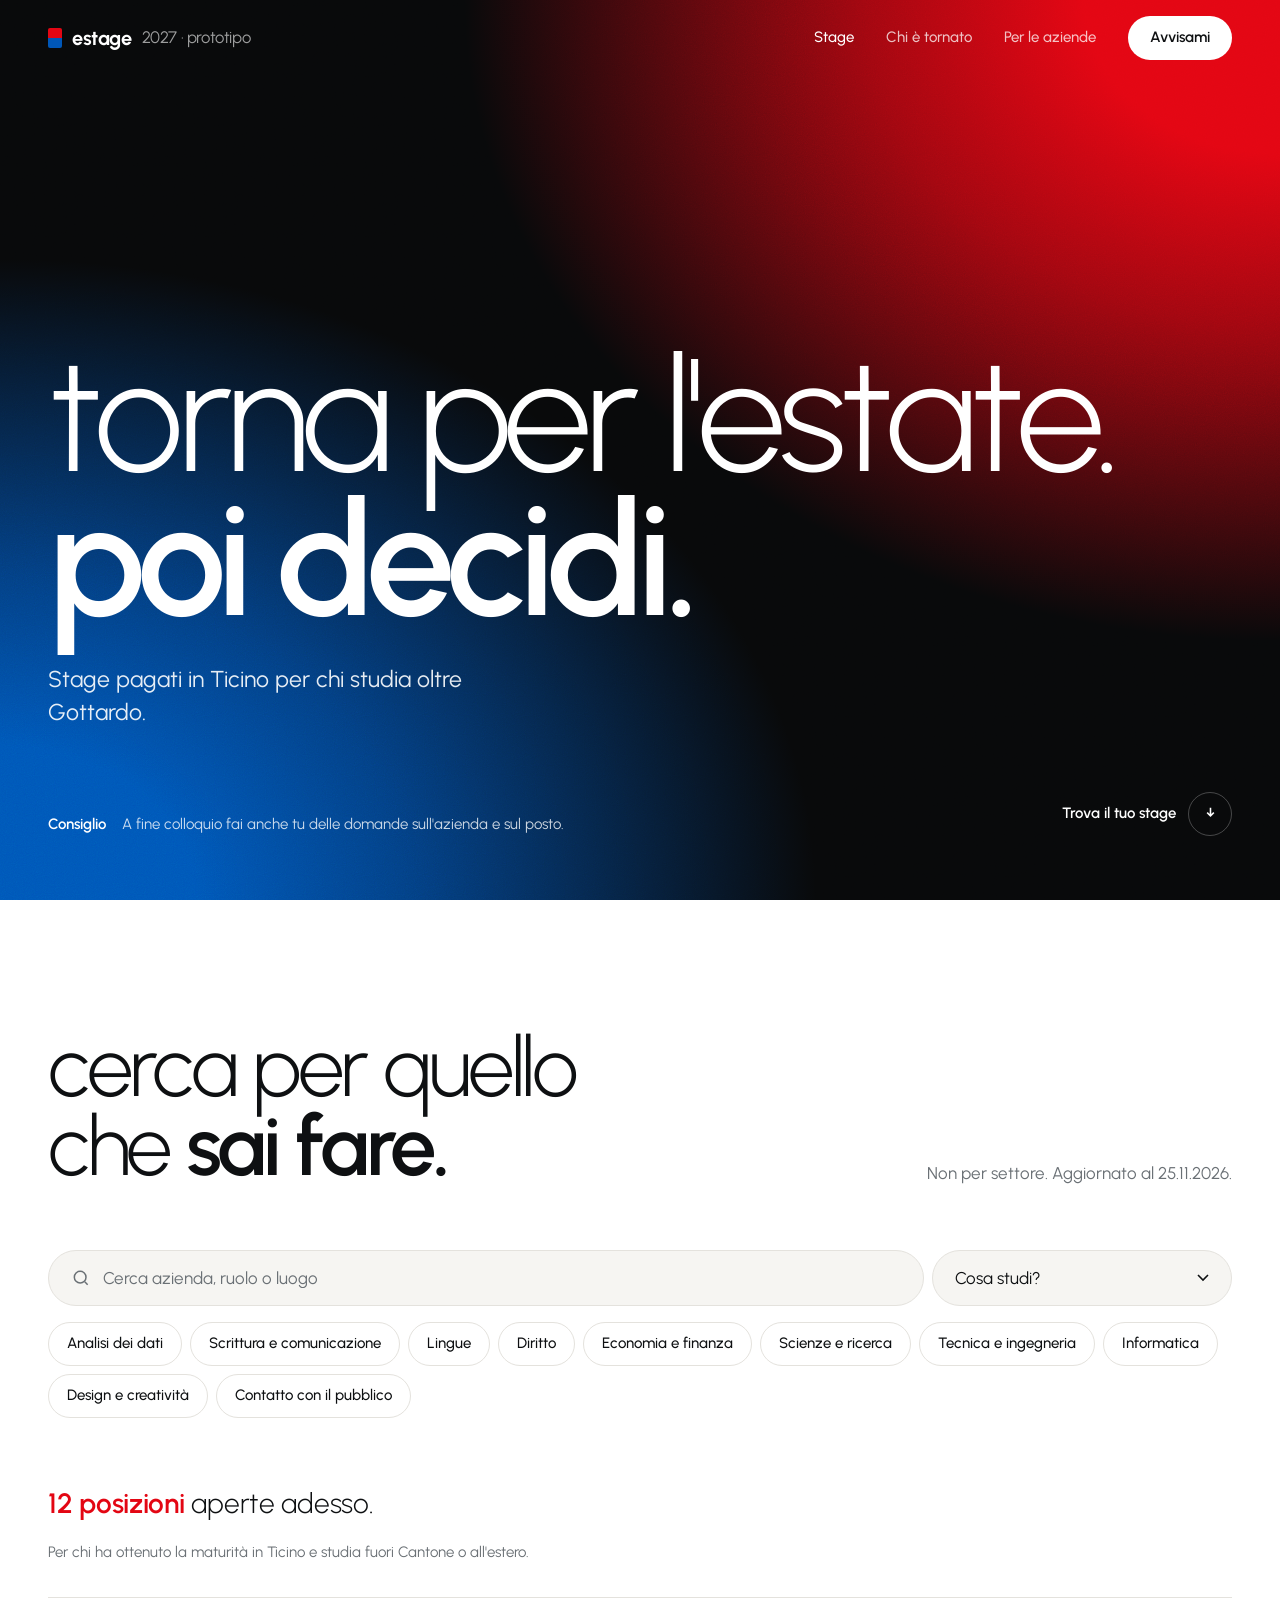
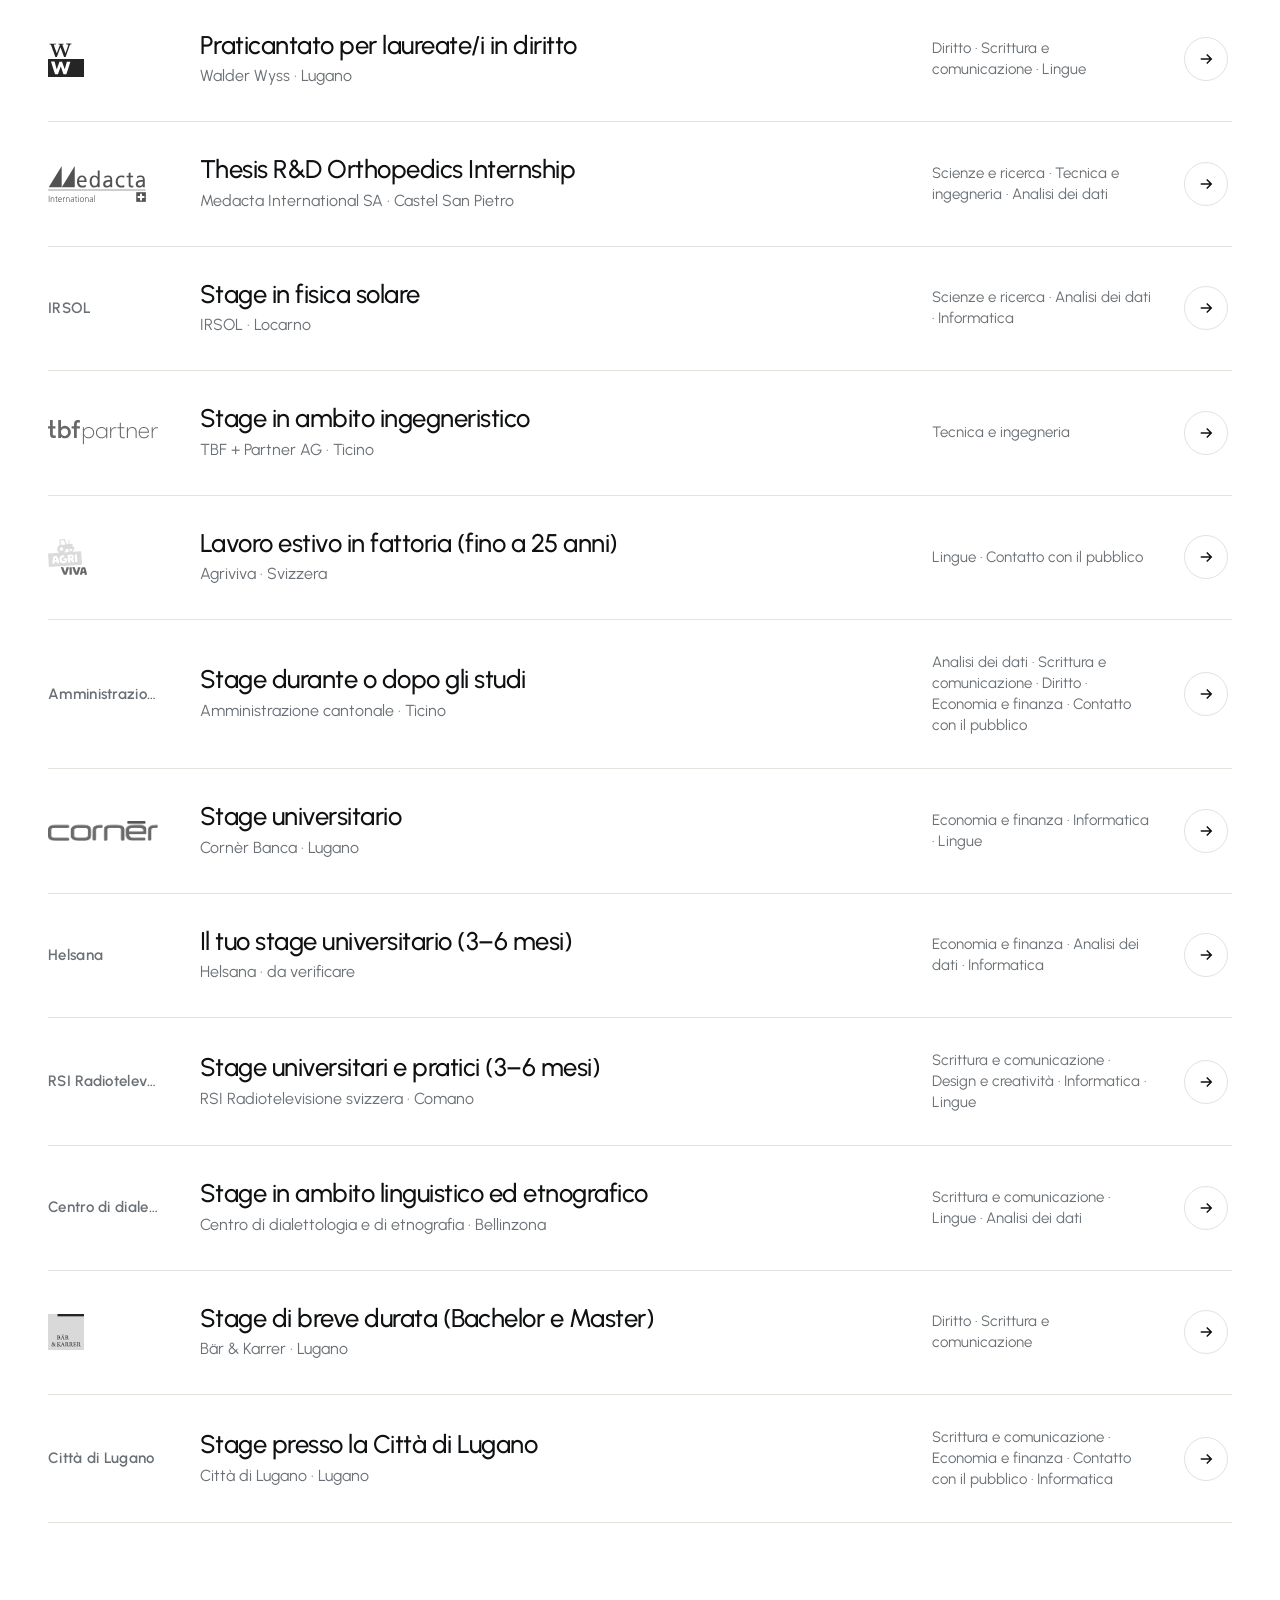
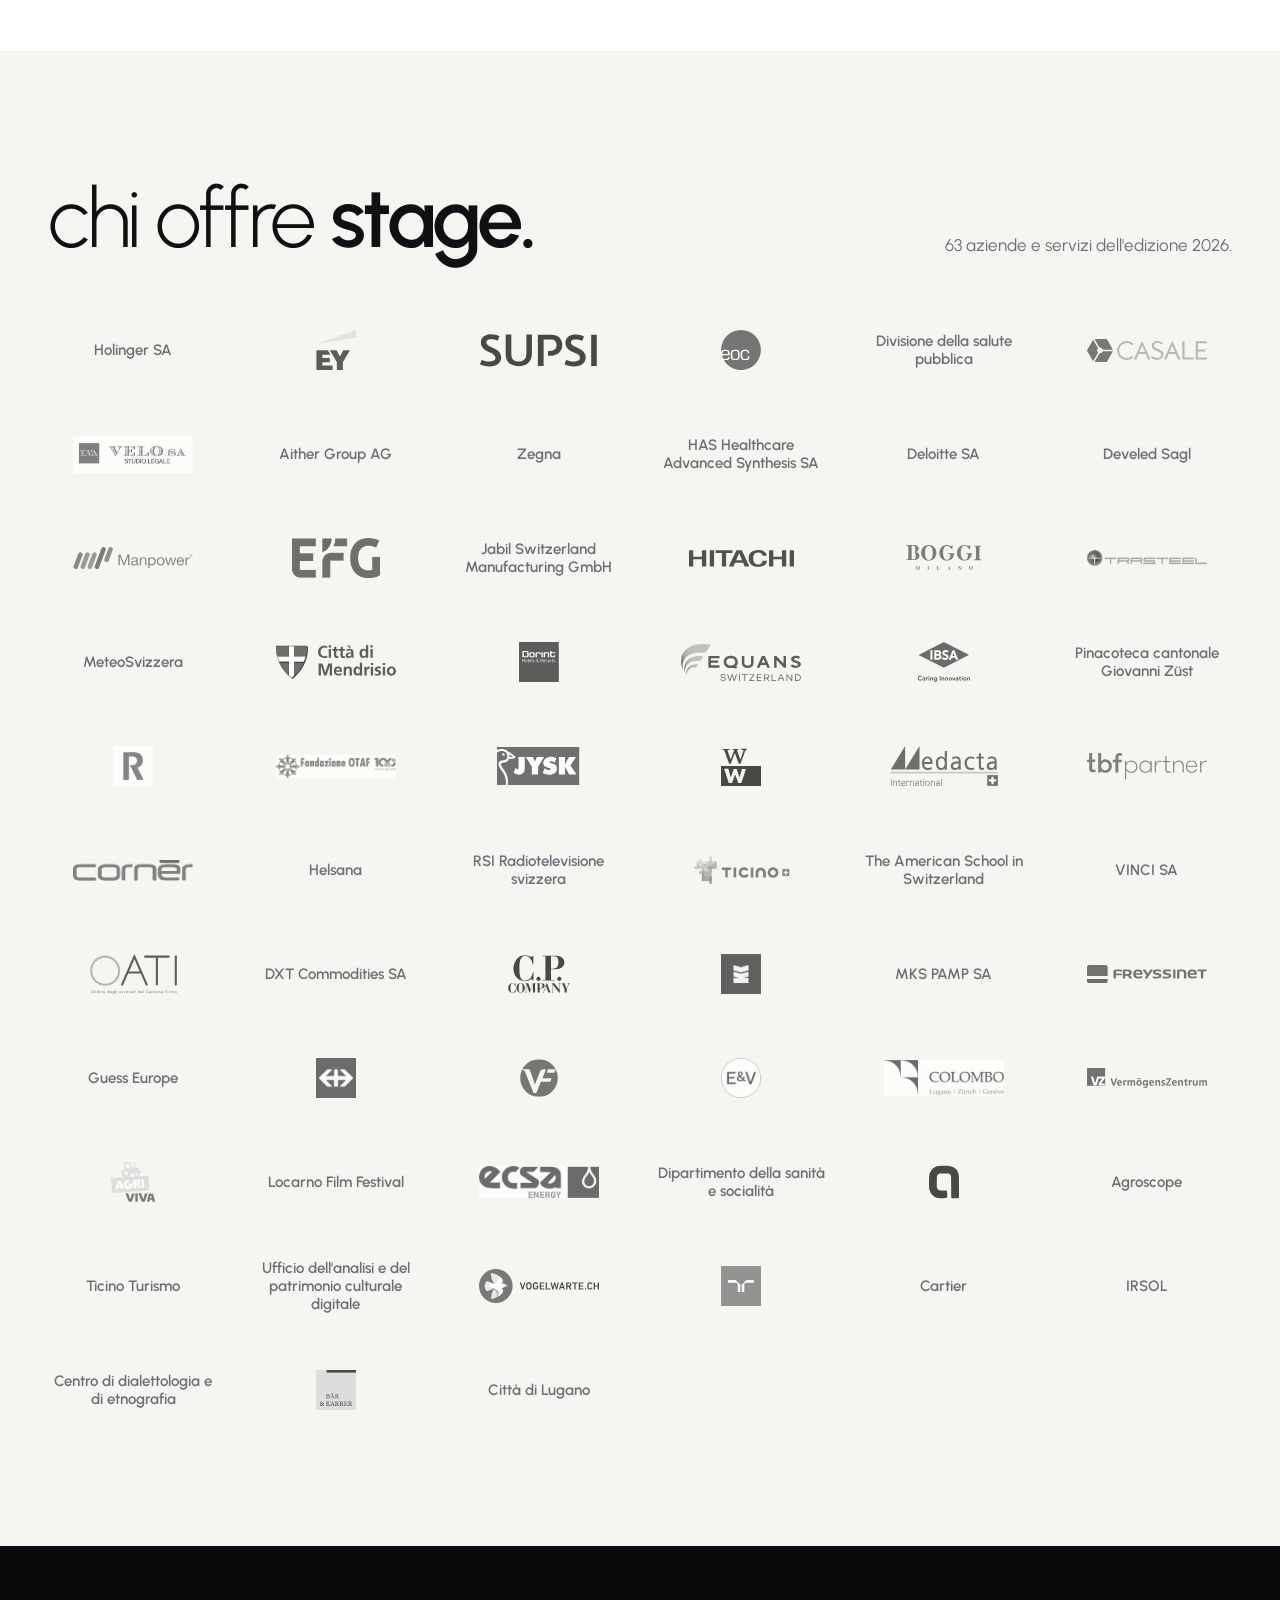
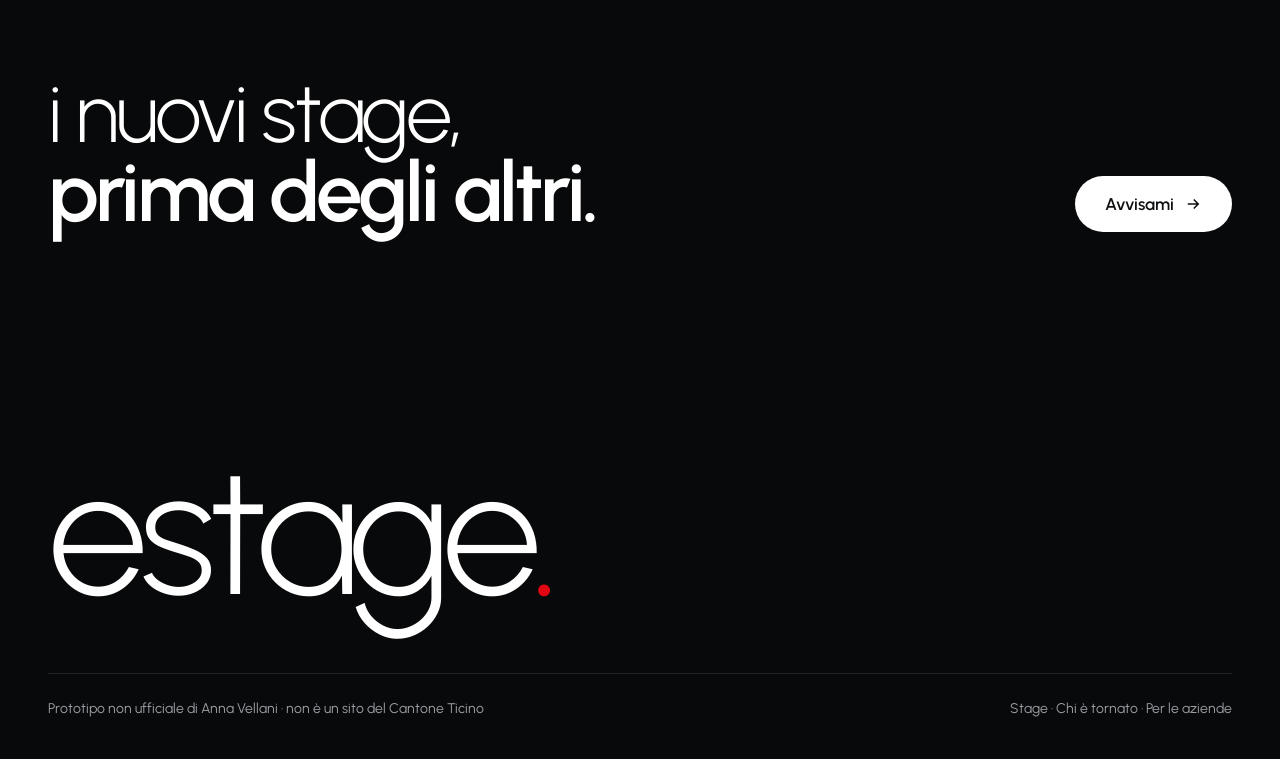
<file: index.html>
<!doctype html>
<html lang="it">
<head>
  <meta charset="utf-8">
  <meta name="viewport" content="width=device-width, initial-scale=1, viewport-fit=cover">
  <meta name="theme-color" content="#08090A">
  <title>eStage 2027</title>
  <meta name="description" content="Stage pagati in Ticino per chi studia oltre Gottardo. Prototipo non ufficiale.">
  <link rel="preconnect" href="https://fonts.googleapis.com">
  <link rel="preconnect" href="https://fonts.gstatic.com" crossorigin>
  <link href="https://fonts.googleapis.com/css2?family=Urbanist:wght@300;400;500;600;700&display=swap" rel="stylesheet">
  <link rel="stylesheet" href="assets/style.css">
</head>
<body>
  <header class="testata">
    <div class="largo">
      <a class="marchio" href="index.html"><span class="bandiera"><i></i><i></i></span>estage <small>2027 · prototipo</small></a>
      <nav class="menu">
        <a href="index.html" aria-current="page">Stage</a>
        <a href="storie.html">Chi è tornato</a>
        <a href="aziende.html">Per le aziende</a>
        <a class="pulsante" href="https://forms.gle/sUXKSB8c5u3QgaUA6" target="_blank" rel="noopener">Avvisami</a>
      </nav>
      <button class="apri-menu" type="button" aria-label="Apri il menu" aria-expanded="false"><span></span></button>
    </div>
  </header>
  <div class="tendina" id="tendina" role="dialog" aria-label="Menu">
    <div class="testa"><span class="marchio"><span class="bandiera"><i></i><i></i></span>estage <small>2027 · prototipo</small></span><button class="chiudi" type="button" aria-label="Chiudi il menu">×</button></div>
    <nav>
      <a href="index.html" aria-current="page">Stage</a>
      <a href="storie.html">Chi è tornato</a>
      <a href="aziende.html">Per le aziende</a>
    </nav>
    <a class="pulsante" href="https://forms.gle/sUXKSB8c5u3QgaUA6" target="_blank" rel="noopener">Avvisami quando escono gli stage</a>
  </div>

  <section class="hero">
    <div class="luce r"></div><div class="luce b"></div><div class="grana"></div>
    <div class="largo">
      <h1 class="gigante">torna per l'estate.<br><strong>poi decidi.</strong></h1>
      <p class="lead">Stage pagati in Ticino per chi studia oltre Gottardo.</p>
      <div class="sotto-hero">
        <div class="consiglio" aria-live="polite"><b>Consiglio</b><p></p></div>
        <a class="giu" href="#stage">Trova il tuo stage <span>↓</span></a>
      </div>
    </div>
  </section>

  <section class="sezione" id="stage">
    <div class="largo">
      <div class="capo">
        <h2 class="titolo">cerca per quello<br>che <strong>sai fare.</strong></h2>
        <p>Non per settore. Aggiornato al <span data-aggiornato></span>.</p>
      </div>

      <div class="ricerca">
        <label class="campo">
          <svg viewBox="0 0 24 24" fill="none" stroke="currentColor" stroke-width="1.8" aria-hidden="true"><circle cx="11" cy="11" r="7"/><path d="m20 20-3.5-3.5"/></svg>
          <input id="cerca" type="search" placeholder="Cerca azienda, ruolo o luogo" aria-label="Cerca" autocomplete="off">
        </label>
        <select id="studi" class="menu-studi" aria-label="Cosa studi"><option value="">Cosa studi?</option></select>
      </div>
      <div class="chips" id="chips" aria-label="Cosa sai fare"></div>

      <p class="esito" id="esito"></p>
      <p class="requisito">Per chi ha ottenuto la maturità in Ticino e studia fuori Cantone o all'estero.</p>
      <div class="elenco" id="posizioni"></div>
    </div>
  </section>

  <section class="sezione carta">
    <div class="largo">
      <div class="capo">
        <h2 class="titolo">chi offre <strong>stage.</strong></h2>
        <p id="conta-partner"></p>
      </div>
      <div class="partner" id="partner"></div>
    </div>
  </section>

  <section class="sezione scura">
    <div class="largo chiusura">
      <h2 class="titolo">i nuovi stage,<br><strong>prima degli altri.</strong></h2>
      <a class="pulsante" href="https://forms.gle/sUXKSB8c5u3QgaUA6" target="_blank" rel="noopener">Avvisami <svg width="18" height="18" viewBox="0 0 24 24" fill="none" stroke="currentColor" stroke-width="2" aria-hidden="true"><path d="M5 12h14M13 6l6 6-6 6"/></svg></a>
    </div>
  </section>

  <div class="conferma" id="conferma" role="dialog" aria-modal="true" aria-labelledby="conferma-titolo">
    <div class="box">
      <h3 id="conferma-titolo">Prima di candidarti</h3>
      <label><input type="checkbox" id="conferma-check"> Ho ottenuto la maturità in Ticino e studio fuori Cantone o all'estero.</label>
      <div class="azioni">
        <a class="vai-annuncio" id="conferma-vai" href="#" target="_blank" rel="noopener" aria-disabled="true">Vai all'annuncio →</a>
        <button class="annulla" type="button" id="conferma-annulla">Annulla</button>
      </div>
    </div>
  </div>

  <footer class="piede">
    <div class="largo">
      <div class="grande">estage<span>.</span></div>
      <div class="righe">
        <span>Prototipo non ufficiale di Anna Vellani · non è un sito del Cantone Ticino</span>
        <span><a href="index.html" aria-current="page">Stage</a> · <a href="storie.html">Chi è tornato</a> · <a href="aziende.html">Per le aziende</a></span>
      </div>
    </div>
  </footer>

  <script src="assets/dati.js"></script>
  <script src="assets/app.js"></script>
</body>
</html>
</file>
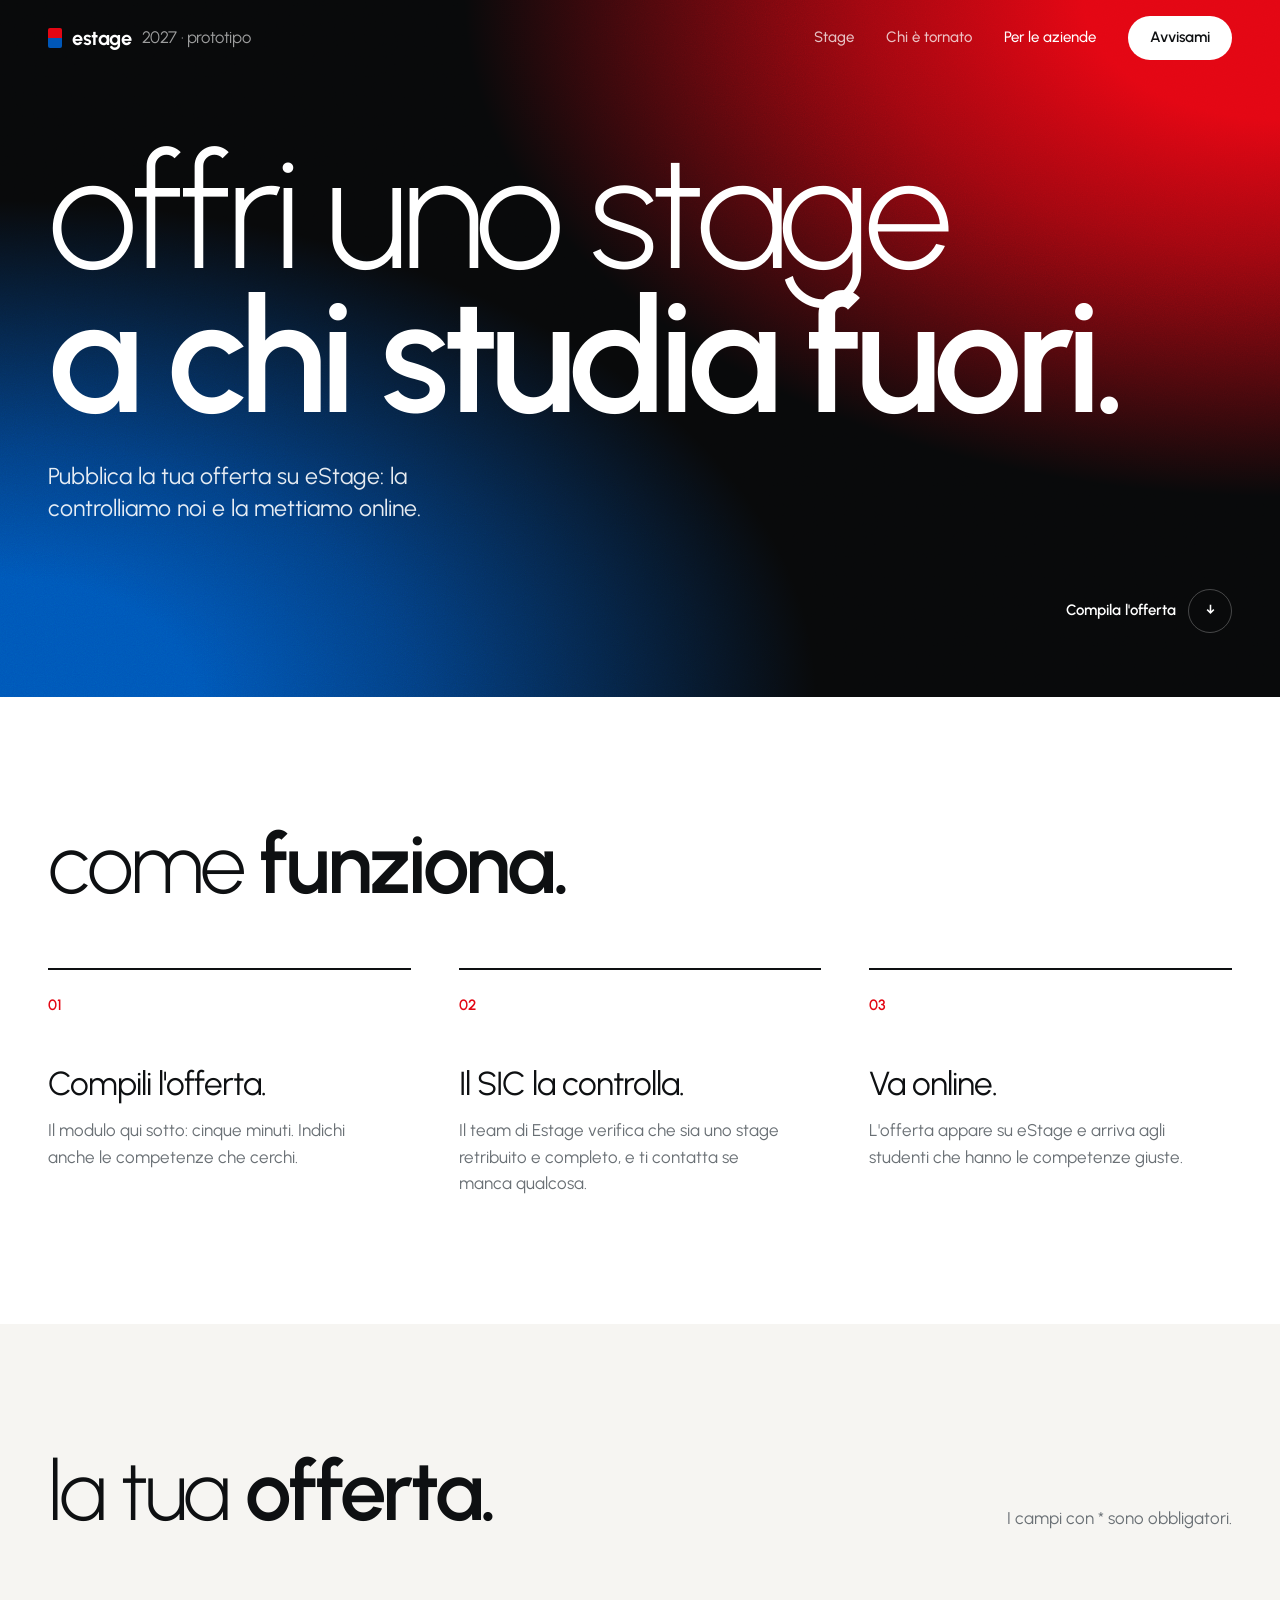
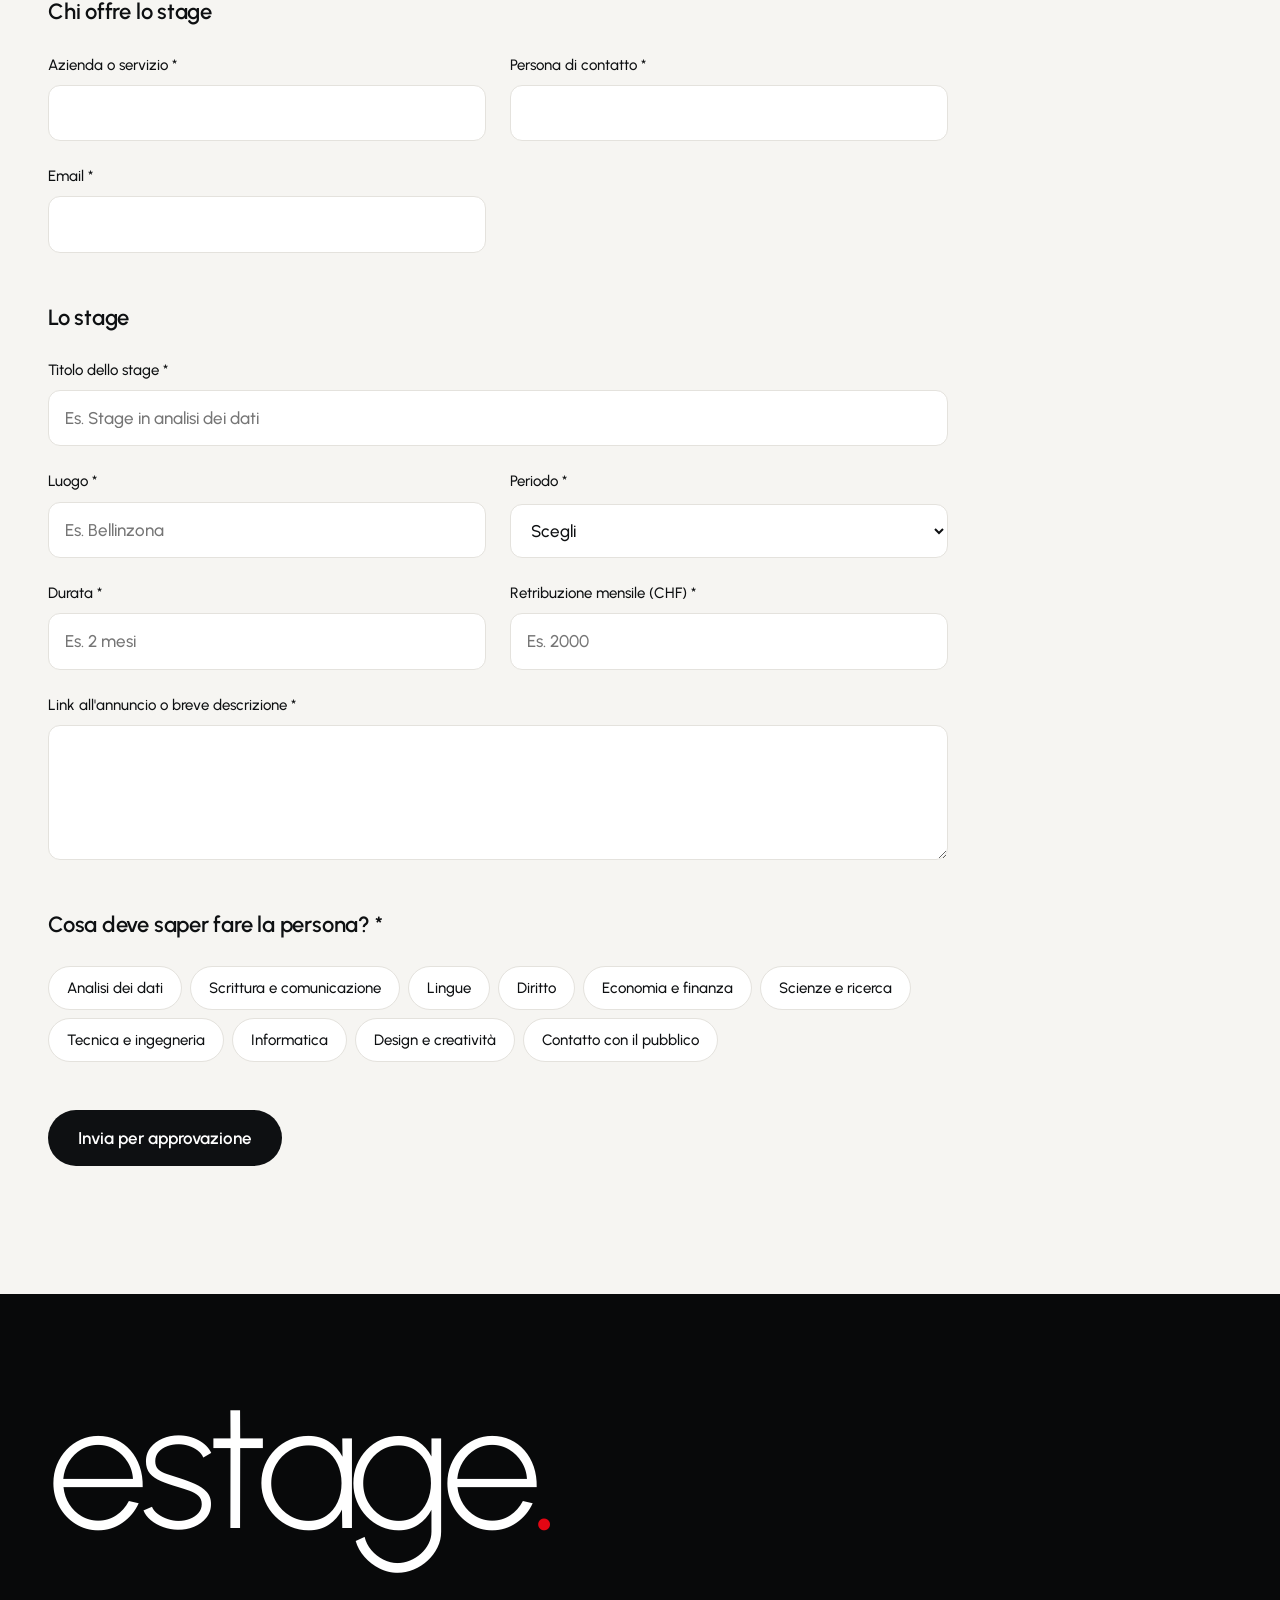
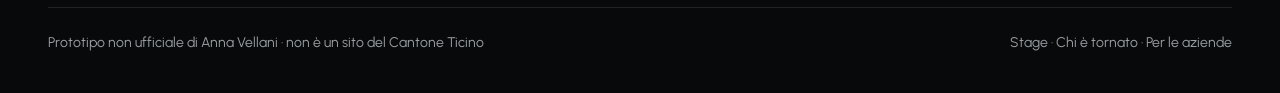
<file: aziende.html>
<!doctype html>
<html lang="it">
<head>
  <meta charset="utf-8">
  <meta name="viewport" content="width=device-width, initial-scale=1, viewport-fit=cover">
  <meta name="theme-color" content="#08090A">
  <title>Per le aziende · eStage 2027</title>
  <meta name="description" content="Offri uno stage a chi studia oltre Gottardo.">
  <link rel="preconnect" href="https://fonts.googleapis.com">
  <link rel="preconnect" href="https://fonts.gstatic.com" crossorigin>
  <link href="https://fonts.googleapis.com/css2?family=Urbanist:wght@300;400;500;600;700&display=swap" rel="stylesheet">
  <link rel="stylesheet" href="assets/style.css">
</head>
<body>
  <header class="testata">
    <div class="largo">
      <a class="marchio" href="index.html"><span class="bandiera"><i></i><i></i></span>estage <small>2027 · prototipo</small></a>
      <nav class="menu">
        <a href="index.html">Stage</a>
        <a href="storie.html">Chi è tornato</a>
        <a href="aziende.html" aria-current="page">Per le aziende</a>
        <a class="pulsante" href="https://forms.gle/sUXKSB8c5u3QgaUA6" target="_blank" rel="noopener">Avvisami</a>
      </nav>
      <button class="apri-menu" type="button" aria-label="Apri il menu" aria-expanded="false"><span></span></button>
    </div>
  </header>
  <div class="tendina" id="tendina" role="dialog" aria-label="Menu">
    <div class="testa"><span class="marchio"><span class="bandiera"><i></i><i></i></span>estage <small>2027 · prototipo</small></span><button class="chiudi" type="button" aria-label="Chiudi il menu">×</button></div>
    <nav>
      <a href="index.html">Stage</a>
      <a href="storie.html">Chi è tornato</a>
      <a href="aziende.html" aria-current="page">Per le aziende</a>
    </nav>
    <a class="pulsante" href="https://forms.gle/sUXKSB8c5u3QgaUA6" target="_blank" rel="noopener">Avvisami quando escono gli stage</a>
  </div>

  <section class="hero basso">
    <div class="grana"></div>
    <div class="largo">
      <h1 class="gigante">offri uno stage<br><strong>a chi studia fuori.</strong></h1>
      <p class="lead">Pubblica la tua offerta su eStage: la controlliamo noi e la mettiamo online.</p>
      <div class="sotto-hero"><span></span><a class="giu" href="#modulo">Compila l'offerta <span>↓</span></a></div>
    </div>
  </section>

  <section class="sezione">
    <div class="largo">
      <div class="capo"><h2 class="titolo">come <strong>funziona.</strong></h2></div>
      <div class="passi">
        <div class="passo"><h3>Compili l'offerta.</h3><p>Il modulo qui sotto: cinque minuti. Indichi anche le competenze che cerchi.</p></div>
        <div class="passo"><h3>Il SIC la controlla.</h3><p>Il team di Estage verifica che sia uno stage retribuito e completo, e ti contatta se manca qualcosa.</p></div>
        <div class="passo"><h3>Va online.</h3><p>L'offerta appare su eStage e arriva agli studenti che hanno le competenze giuste.</p></div>
      </div>
    </div>
  </section>

  <section class="sezione carta" id="modulo">
    <div class="largo">
      <div class="capo"><h2 class="titolo">la tua <strong>offerta.</strong></h2><p>I campi con * sono obbligatori.</p></div>
      <form class="modulo" id="form-azienda" novalidate>
        <fieldset>
          <legend>Chi offre lo stage</legend>
          <label>Azienda o servizio *<input name="azienda" required autocomplete="organization"></label>
          <label>Persona di contatto *<input name="contatto" required autocomplete="name"></label>
          <label>Email *<input name="email" type="email" required autocomplete="email"></label>
        </fieldset>
        <fieldset>
          <legend>Lo stage</legend>
          <label class="intero">Titolo dello stage *<input name="titolo" required placeholder="Es. Stage in analisi dei dati"></label>
          <label>Luogo *<input name="luogo" required placeholder="Es. Bellinzona"></label>
          <label>Periodo *
            <select name="periodo" required><option value="">Scegli</option><option>Estate</option><option>Pausa invernale (gennaio–febbraio)</option><option>Durante tutto l'anno</option></select>
          </label>
          <label>Durata *<input name="durata" required placeholder="Es. 2 mesi"></label>
          <label>Retribuzione mensile (CHF) *<input name="paga" required inputmode="numeric" placeholder="Es. 2000"></label>
          <label class="intero">Link all'annuncio o breve descrizione *<textarea name="descrizione" rows="4" required></textarea></label>
        </fieldset>
        <fieldset>
          <legend>Cosa deve saper fare la persona? *</legend>
          <div class="chips aperte">
            <label class="chip-check"><input type="checkbox" name="competenze" value="dati"><span>Analisi dei dati</span></label>
            <label class="chip-check"><input type="checkbox" name="competenze" value="scrittura"><span>Scrittura e comunicazione</span></label>
            <label class="chip-check"><input type="checkbox" name="competenze" value="lingue"><span>Lingue</span></label>
            <label class="chip-check"><input type="checkbox" name="competenze" value="diritto"><span>Diritto</span></label>
            <label class="chip-check"><input type="checkbox" name="competenze" value="economia"><span>Economia e finanza</span></label>
            <label class="chip-check"><input type="checkbox" name="competenze" value="scienze"><span>Scienze e ricerca</span></label>
            <label class="chip-check"><input type="checkbox" name="competenze" value="tecnica"><span>Tecnica e ingegneria</span></label>
            <label class="chip-check"><input type="checkbox" name="competenze" value="informatica"><span>Informatica</span></label>
            <label class="chip-check"><input type="checkbox" name="competenze" value="design"><span>Design e creatività</span></label>
            <label class="chip-check"><input type="checkbox" name="competenze" value="pubblico"><span>Contatto con il pubblico</span></label>
          </div>
        </fieldset>
        <div class="invio">
          <button class="pulsante scuro" type="submit">Invia per approvazione</button>
          <p class="nota-invio" id="nota-invio" role="status"></p>
        </div>
      </form>
    </div>
  </section>

  <footer class="piede">
    <div class="largo">
      <div class="grande">estage<span>.</span></div>
      <div class="righe">
        <span>Prototipo non ufficiale di Anna Vellani · non è un sito del Cantone Ticino</span>
        <span><a href="index.html">Stage</a> · <a href="storie.html">Chi è tornato</a> · <a href="aziende.html">Per le aziende</a></span>
      </div>
    </div>
  </footer>

  <script src="assets/dati.js"></script>
  <script src="assets/app.js"></script>
</body>
</html>
</file>
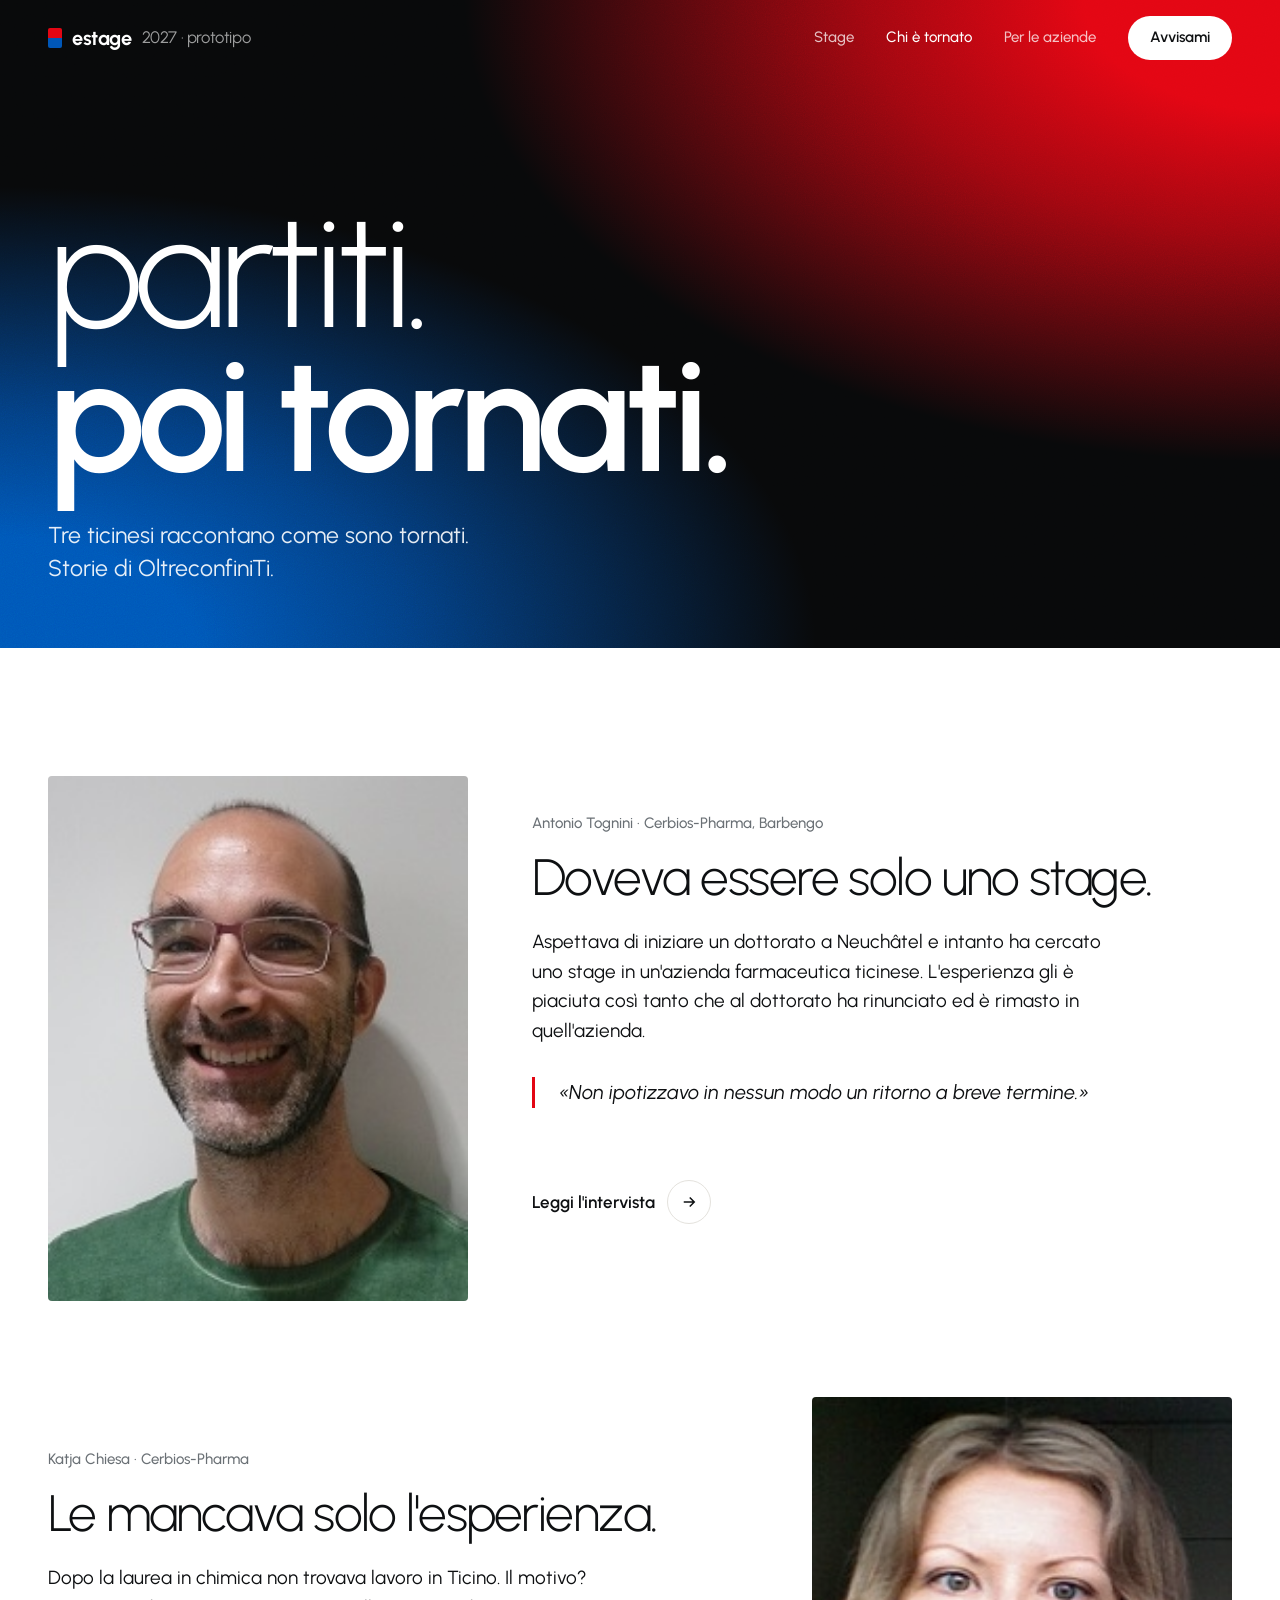
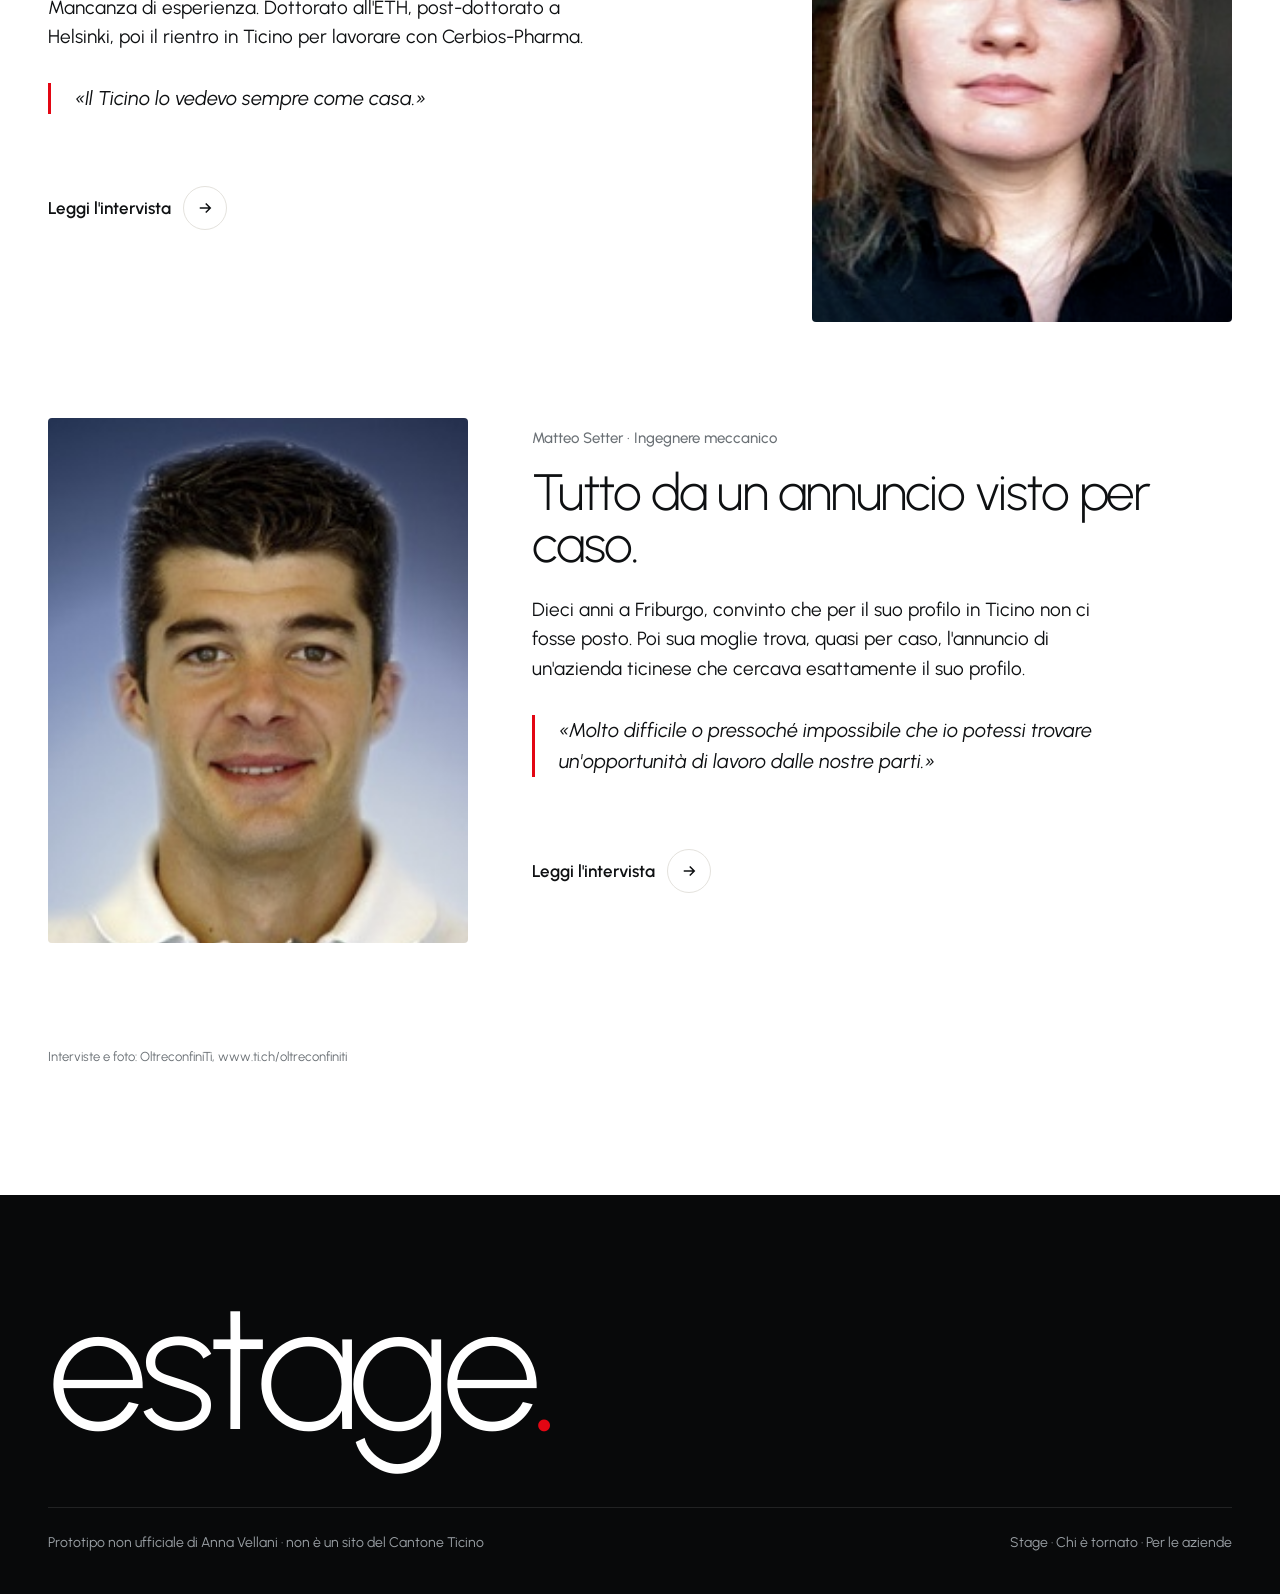
<file: storie.html>
<!doctype html>
<html lang="it">
<head>
  <meta charset="utf-8">
  <meta name="viewport" content="width=device-width, initial-scale=1, viewport-fit=cover">
  <meta name="theme-color" content="#08090A">
  <title>Chi è tornato · eStage 2027</title>
  <meta name="description" content="Storie di ticinesi tornati a casa.">
  <link rel="preconnect" href="https://fonts.googleapis.com">
  <link rel="preconnect" href="https://fonts.gstatic.com" crossorigin>
  <link href="https://fonts.googleapis.com/css2?family=Urbanist:wght@300;400;500;600;700&display=swap" rel="stylesheet">
  <link rel="stylesheet" href="assets/style.css">
</head>
<body>
  <header class="testata">
    <div class="largo">
      <a class="marchio" href="index.html"><span class="bandiera"><i></i><i></i></span>estage <small>2027 · prototipo</small></a>
      <nav class="menu">
        <a href="index.html">Stage</a>
        <a href="storie.html" aria-current="page">Chi è tornato</a>
        <a href="aziende.html">Per le aziende</a>
        <a class="pulsante" href="https://forms.gle/sUXKSB8c5u3QgaUA6" target="_blank" rel="noopener">Avvisami</a>
      </nav>
      <button class="apri-menu" type="button" aria-label="Apri il menu" aria-expanded="false"><span></span></button>
    </div>
  </header>
  <div class="tendina" id="tendina" role="dialog" aria-label="Menu">
    <div class="testa"><span class="marchio"><span class="bandiera"><i></i><i></i></span>estage <small>2027 · prototipo</small></span><button class="chiudi" type="button" aria-label="Chiudi il menu">×</button></div>
    <nav>
      <a href="index.html">Stage</a>
      <a href="storie.html" aria-current="page">Chi è tornato</a>
      <a href="aziende.html">Per le aziende</a>
    </nav>
    <a class="pulsante" href="https://forms.gle/sUXKSB8c5u3QgaUA6" target="_blank" rel="noopener">Avvisami quando escono gli stage</a>
  </div>

  <section class="hero basso">
    <div class="luce r"></div><div class="luce b"></div><div class="grana"></div>
    <div class="largo">
      <h1 class="gigante">partiti.<br><strong>poi tornati.</strong></h1>
      <p class="lead">Tre ticinesi raccontano come sono tornati. Storie di OltreconfiniTi.</p>
    </div>
  </section>

  <section class="sezione">
    <div class="largo storie" id="storie"></div>
  </section>

  <footer class="piede">
    <div class="largo">
      <div class="grande">estage<span>.</span></div>
      <div class="righe">
        <span>Prototipo non ufficiale di Anna Vellani · non è un sito del Cantone Ticino</span>
        <span><a href="index.html">Stage</a> · <a href="storie.html">Chi è tornato</a> · <a href="aziende.html">Per le aziende</a></span>
      </div>
    </div>
  </footer>

  <script src="assets/dati.js"></script>
  <script src="assets/app.js"></script>
</body>
</html>
</file>
<file: assets/style.css>
/* eStage 2027 — prototipo non ufficiale
   Regole di design applicate:
   1. Una sola famiglia tipografica (Urbanist), gerarchia data dalla dimensione e dal peso.
   2. Colori del Cantone: rosso e blu come uniche tinte, usati con parsimonia su nero e bianco.
   3. Spaziatura su griglia di 8 px; molto spazio vuoto, niente bordi superflui.
   4. Righe di testo ≤ 65 caratteri; contrasto almeno AA.
   5. Elementi toccabili ≥ 44 px; input a 16 px (niente zoom su iPhone).
   6. Movimento solo dove serve, disattivato con "riduci movimento".
   COLORI: valori indicativi dei colori cantonali, da sostituire con quelli ufficiali. */
:root {
  --rosso: #E30613;
  --blu: #0057B8;
  --nero: #08090A;
  --nero-2: #111315;
  --bianco: #FFFFFF;
  --carta: #F6F5F2;
  --testo: #0E1012;
  --grigio: #6A7075;
  --grigio-chiaro: #9BA1A6;
  --filo: #E4E2DD;
  --filo-scuro: #FFFFFF1A;
  --font: "Urbanist", "Helvetica Neue", Helvetica, Arial, sans-serif;
  --s1: 8px; --s2: 16px; --s3: 24px; --s4: 32px; --s5: 40px; --s6: 48px; --s8: 64px; --s10: 80px; --s12: 96px; --s16: 128px;
  --lato: clamp(20px, 4vw, 48px);
}

* { box-sizing: border-box; }
html { -webkit-text-size-adjust: 100%; }
body { margin: 0; font-family: var(--font); color: var(--testo); background: var(--bianco); font-size: 17px; line-height: 1.55; -webkit-font-smoothing: antialiased; text-rendering: optimizeLegibility; }
h1, h2, h3, p { margin: 0; font-weight: inherit; }
a { color: inherit; text-decoration: none; }
img { max-width: 100%; display: block; }
button { font: inherit; color: inherit; }
:focus-visible { outline: 2px solid var(--blu); outline-offset: 3px; }
.largo { padding-inline: var(--lato); max-width: 1440px; margin-inline: auto; }

/* ---------- Testata ---------- */
.testata { position: absolute; inset: 0 0 auto; z-index: 10; color: var(--bianco); }
.testata.chiara { position: static; color: var(--testo); border-bottom: 1px solid var(--filo); }
.testata .largo { display: flex; align-items: center; justify-content: space-between; gap: var(--s3); height: 76px; }
.marchio { display: flex; align-items: center; gap: 10px; font-weight: 700; font-size: 20px; letter-spacing: -.02em; }
.marchio .bandiera { width: 14px; height: 20px; display: grid; grid-template-rows: 1fr 1fr; border-radius: 2px; overflow: hidden; }
.marchio .bandiera i:first-child { background: var(--rosso); }
.marchio .bandiera i:last-child { background: var(--blu); }
.marchio small { font-weight: 400; opacity: .6; }
.menu { display: flex; align-items: center; gap: var(--s4); font-size: 15px; font-weight: 500; }
.menu a:not(.pulsante) { opacity: .75; transition: opacity .2s; padding: 12px 0; }
.menu a:hover, .menu a[aria-current="page"] { opacity: 1; }
.pulsante { display: inline-flex; align-items: center; gap: 10px; min-height: 44px; padding: 0 22px; border-radius: 999px; background: var(--bianco); color: var(--testo); font-weight: 600; font-size: 15px; transition: background .2s, color .2s; }
.pulsante:hover { background: var(--rosso); color: var(--bianco); }
.testata.chiara .pulsante { background: var(--testo); color: var(--bianco); }

/* ---------- Hero ---------- */
.hero { position: relative; min-height: min(100svh, 960px); background: var(--nero); color: var(--bianco); overflow: hidden; display: flex; flex-direction: column; justify-content: flex-end; padding-bottom: var(--s8); isolation: isolate; }
.hero.basso { min-height: min(72svh, 680px); }
.hero .largo { width: 100%; }
.luce { display: none; }
.luce.r { width: 62vw; height: 62vw; background: var(--rosso); top: -18vw; right: -16vw; }
.luce.b { width: 48vw; height: 48vw; background: var(--blu); bottom: -22vw; left: -12vw; opacity: .5; }
.grana { position: absolute; inset: 0; z-index: -1; opacity: .18; mix-blend-mode: overlay; background-image: url("data:image/svg+xml,%3Csvg xmlns='http://www.w3.org/2000/svg' width='160' height='160'%3E%3Cfilter id='n'%3E%3CfeTurbulence type='fractalNoise' baseFrequency='.9' numOctaves='3' stitchTiles='stitch'/%3E%3C/filter%3E%3Crect width='100%25' height='100%25' filter='url(%23n)'/%3E%3C/svg%3E"); }
.hero { background:
    radial-gradient(85% 95% at 100% 0%, var(--rosso) 0%, var(--rosso) 18%, #E30613B3 38%, #E3061300 75%),
    radial-gradient(85% 95% at 0% 100%, var(--blu) 0%, var(--blu) 18%, #0057B8B3 38%, #0057B800 75%),
    var(--nero); }

.gigante { font-weight: 300; font-size: clamp(64px, 12.5vw, 200px); line-height: .9; letter-spacing: -.045em; text-transform: lowercase; }
.gigante .riga { display: flex; align-items: flex-end; gap: var(--s4); flex-wrap: wrap; }
.gigante .riga.destra { justify-content: flex-end; }
.gigante .nota { text-transform: none; font-size: clamp(16px, 1.6vw, 24px); letter-spacing: -.01em; line-height: 1.3; max-width: 320px; padding-bottom: .9em; color: #FFFFFFCC; }
.gigante strong { font-weight: 600; }
.sotto-hero { display: flex; justify-content: space-between; align-items: end; gap: var(--s4); margin-top: var(--s8); flex-wrap: wrap; color: #FFFFFFB3; font-size: 15px; }
.sotto-hero .giu { display: inline-flex; align-items: center; gap: 12px; color: var(--bianco); font-weight: 600; min-height: 44px; }
.sotto-hero .giu span { display: inline-grid; place-items: center; width: 44px; height: 44px; border: 1px solid #FFFFFF40; border-radius: 50%; transition: background .2s; }
.sotto-hero .giu:hover span { background: var(--bianco); color: var(--testo); }

/* ---------- Consiglio (riga discreta) ---------- */
.consiglio { display: flex; gap: var(--s2); align-items: baseline; max-width: 560px; }
.consiglio b { font-weight: 600; color: var(--bianco); white-space: nowrap; }
.consiglio p { transition: opacity .5s; }
.consiglio p.nascosto { opacity: 0; }

/* ---------- Sezioni ---------- */
.sezione { padding-block: var(--s16); }
.sezione.carta { background: var(--carta); }
.sezione.scura { background: var(--nero); color: var(--bianco); }
.titolo { font-weight: 300; font-size: clamp(44px, 6.5vw, 104px); line-height: .95; letter-spacing: -.04em; text-transform: lowercase; }
.titolo strong { font-weight: 600; }
.capo { display: grid; grid-template-columns: 1fr auto; gap: var(--s4); align-items: end; margin-bottom: var(--s8); }
.capo p { color: var(--grigio); max-width: 360px; }
.scura .capo p { color: var(--grigio-chiaro); }

/* ---------- Ricerca ---------- */
.ricerca { display: grid; grid-template-columns: 1fr minmax(220px, 300px); gap: var(--s1); }
.campo { display: flex; align-items: center; gap: 12px; background: var(--carta); border: 1px solid var(--filo); border-radius: 999px; padding: 0 22px; min-height: 56px; }
.campo svg { flex-shrink: 0; width: 20px; height: 20px; color: var(--grigio); }
.campo input { flex: 1; min-width: 0; border: 0; background: transparent; font: inherit; font-size: 17px; color: var(--testo); outline: none; padding: 0; }
.campo input::placeholder { color: var(--grigio); }
.campo:focus-within { border-color: var(--testo); background: var(--bianco); }
.menu-studi { font: inherit; font-size: 17px; color: var(--testo); background-color: var(--carta); border: 1px solid var(--filo); border-radius: 999px; padding: 0 48px 0 22px; min-height: 56px; appearance: none; -webkit-appearance: none; cursor: pointer;
  background-image: url("data:image/svg+xml,%3Csvg xmlns='http://www.w3.org/2000/svg' width='12' height='8' viewBox='0 0 12 8'%3E%3Cpath d='M1 1l5 5 5-5' fill='none' stroke='%230E1012' stroke-width='1.6'/%3E%3C/svg%3E");
  background-repeat: no-repeat; background-position: right 22px center; }
.menu-studi:focus { border-color: var(--testo); background-color: var(--bianco); outline: none; }
.chips { display: flex; flex-wrap: wrap; gap: var(--s1); margin: var(--s2) 0 var(--s8); }
.chip { font: inherit; font-size: 15px; font-weight: 500; cursor: pointer; min-height: 44px; padding: 0 18px; border-radius: 999px; border: 1px solid var(--filo); background: var(--bianco); color: var(--testo); white-space: nowrap; transition: background .15s, border-color .15s, color .15s; }
.chip:hover { border-color: var(--testo); }
.chip[aria-pressed="true"] { background: var(--rosso); border-color: var(--rosso); color: var(--bianco); }
.esito { font-size: clamp(20px, 2.2vw, 28px); font-weight: 300; letter-spacing: -.01em; margin-bottom: var(--s4); max-width: 820px; }
.esito strong { font-weight: 600; color: var(--rosso); }

/* ---------- Elenco posizioni ---------- */
.elenco { border-top: 1px solid var(--filo); }
.voce { display: grid; grid-template-columns: 120px 1fr 220px 48px; gap: var(--s4); align-items: center; padding: var(--s4) 0; border-bottom: 1px solid var(--filo); transition: background .2s, padding .2s; }
.voce:hover { background: var(--carta); padding-inline: var(--s2); }
.voce .logo { height: 40px; display: flex; align-items: center; }
.voce .logo img { max-height: 36px; max-width: 110px; object-fit: contain; filter: grayscale(1); opacity: .85; }
.voce .sigla { font-weight: 600; font-size: 15px; letter-spacing: .02em; color: var(--grigio); }
.voce h3 { font-size: clamp(20px, 2vw, 26px); font-weight: 500; letter-spacing: -.02em; line-height: 1.2; }
.voce .chi { color: var(--grigio); margin-top: 4px; font-size: 16px; }
.voce .cosa { color: var(--grigio); font-size: 15px; line-height: 1.4; }
.voce .cosa .si { color: var(--testo); font-weight: 600; }
.voce .freccia { width: 44px; height: 44px; border-radius: 50%; border: 1px solid var(--filo); display: grid; place-items: center; transition: background .2s, color .2s, border-color .2s; }
.voce:hover .freccia { background: var(--rosso); border-color: var(--rosso); color: var(--bianco); }
.vuoto { padding: var(--s6) 0; color: var(--grigio); font-size: 20px; }

/* ---------- Partner ---------- */
.partner { display: grid; grid-template-columns: repeat(6, 1fr); gap: var(--s6) var(--s4); align-items: center; }
.partner a { height: 56px; display: flex; align-items: center; justify-content: center; }
.partner img { max-height: 40px; max-width: 120px; object-fit: contain; filter: grayscale(1); opacity: .7; transition: filter .25s, opacity .25s; }
.partner a:hover img { filter: none; opacity: 1; }
.partner .nome { font-size: 15px; font-weight: 600; text-align: center; line-height: 1.2; color: var(--grigio); transition: color .2s; }
.partner a:hover .nome { color: var(--testo); }

/* ---------- Chiusura ---------- */
.chiusura { display: flex; justify-content: space-between; align-items: end; gap: var(--s6); flex-wrap: wrap; }
.chiusura .pulsante { min-height: 56px; padding: 0 30px; font-size: 17px; }

/* ---------- Storie ---------- */
.storie a { display: grid; grid-template-columns: 1fr auto; gap: var(--s4); align-items: center; padding: var(--s5) 0; border-bottom: 1px solid var(--filo-scuro); }
.storie a:first-child { border-top: 1px solid var(--filo-scuro); }
.storie h3 { font-size: clamp(24px, 3.2vw, 44px); font-weight: 300; letter-spacing: -.03em; line-height: 1.1; transition: color .2s; }
.storie p { color: var(--grigio-chiaro); margin-top: var(--s1); }
.storie a:hover h3 { color: var(--bianco); }
.storie a:hover .freccia { background: var(--rosso); border-color: var(--rosso); }
.storie .freccia { width: 48px; height: 48px; border-radius: 50%; border: 1px solid var(--filo-scuro); display: grid; place-items: center; transition: background .2s; }

/* ---------- Passi ---------- */
.passi { display: grid; grid-template-columns: repeat(3, 1fr); gap: var(--s6); counter-reset: p; }
.passo { border-top: 2px solid var(--testo); padding-top: var(--s3); }
.passo::before { counter-increment: p; content: "0" counter(p); display: block; font-size: 15px; font-weight: 600; color: var(--rosso); margin-bottom: var(--s6); }
.passo h3 { font-size: clamp(26px, 2.6vw, 36px); font-weight: 400; letter-spacing: -.03em; line-height: 1.1; }
.passo p { color: var(--grigio); margin-top: var(--s2); max-width: 32ch; }

/* ---------- Piede ---------- */
.piede { background: var(--nero); color: var(--grigio-chiaro); padding: var(--s12) 0 var(--s5); }
.piede .grande { font-size: clamp(56px, 14vw, 220px); font-weight: 300; letter-spacing: -.05em; line-height: .85; color: var(--bianco); }
.piede .grande span { color: var(--rosso); }
.piede .righe { display: flex; justify-content: space-between; gap: var(--s3); flex-wrap: wrap; margin-top: var(--s8); padding-top: var(--s3); border-top: 1px solid var(--filo-scuro); font-size: 14px; }

/* ---------- Telefono ---------- */
@media (max-width: 900px) {
  .voce { grid-template-columns: 1fr 44px; gap: var(--s2); }
  .voce .logo { grid-column: 1 / -1; height: 32px; }
  .voce .cosa { grid-column: 1; }
  .voce .freccia { grid-row: 2 / span 2; grid-column: 2; }
  .partner { grid-template-columns: repeat(3, 1fr); gap: var(--s5) var(--s3); }
  .passi { grid-template-columns: 1fr; gap: var(--s5); }
  .filtri { grid-template-columns: 1fr; gap: 0; }
  .capo { grid-template-columns: 1fr; }
}
@media (max-width: 640px) {
  .menu a:not(.pulsante) { display: none; }
  .menu a.su-telefono { display: inline; }
  .sezione { padding-block: var(--s10); }
  .gigante .nota { max-width: none; padding-bottom: 0; font-size: 17px; }
  .gigante .riga { gap: var(--s1); }
  .luce.r { width: 120vw; height: 120vw; top: -50vw; right: -60vw; }
  .luce.b { width: 100vw; height: 100vw; bottom: -40vw; left: -50vw; }
  .opzione { font-size: 16px; }
  .opzioni { gap: 0 var(--s2); }
  .sotto-hero { margin-top: var(--s5); }
  .consiglio { flex-direction: column; gap: 4px; }
}
@media (prefers-reduced-motion: reduce) { * { transition: none !important; } }

/* Ritocchi */
.voce .sigla { display: block; max-width: 110px; white-space: nowrap; overflow: hidden; text-overflow: ellipsis; }
@media (max-width: 640px) {
  .gigante .riga.destra { flex-direction: column; align-items: flex-end; }
  .gigante .nota { order: 2; margin-top: 12px; text-align: right; max-width: 260px; }
}

/* ---------- Menu telefono ---------- */
.apri-menu { display: none; width: 44px; height: 44px; border-radius: 50%; border: 1px solid currentColor; background: transparent; cursor: pointer; place-items: center; }
.apri-menu span { display: block; width: 16px; height: 1.5px; background: currentColor; box-shadow: 0 5px 0 currentColor, 0 -5px 0 currentColor; }
.tendina { position: fixed; inset: 0; z-index: 30; background: var(--nero); color: var(--bianco); padding: 0 var(--lato); display: none; flex-direction: column; }
.tendina.aperta { display: flex; }
.tendina .testa { display: flex; justify-content: space-between; align-items: center; height: 76px; }
.tendina nav { display: flex; flex-direction: column; gap: var(--s1); margin-top: var(--s6); }
.tendina nav a { font-size: 44px; font-weight: 300; letter-spacing: -.03em; line-height: 1.15; padding: 4px 0; }
.tendina nav a[aria-current="page"] { font-weight: 600; }
.tendina .chiudi { width: 44px; height: 44px; border-radius: 50%; border: 1px solid #FFFFFF66; background: none; color: inherit; font-size: 22px; cursor: pointer; }
.tendina .pulsante { margin-top: auto; margin-bottom: calc(var(--s5) + env(safe-area-inset-bottom)); justify-content: center; min-height: 56px; }

@media (max-width: 640px) {
  .menu { display: none; }
  .apri-menu { display: grid; }
  .testata .largo { height: 64px; }
  .hero { min-height: min(88svh, 760px); padding-bottom: var(--s5); }
  .hero.basso { min-height: 60svh; }
  .gigante { font-size: clamp(54px, 17vw, 80px); }
  .ricerca { grid-template-columns: 1fr; }
  .chips { flex-wrap: nowrap; overflow-x: auto; margin-inline: calc(-1 * var(--lato)); padding-inline: var(--lato); scrollbar-width: none; -webkit-overflow-scrolling: touch; margin-bottom: var(--s5); }
  .chips::-webkit-scrollbar { display: none; }
  .titolo { font-size: clamp(40px, 12vw, 56px); }
  .capo { margin-bottom: var(--s4); gap: var(--s2); }
  .esito { font-size: 20px; margin-bottom: var(--s2); }
  .voce { padding: var(--s3) 0; }
  .voce:hover { padding-inline: 0; background: none; }
  .voce h3 { font-size: 19px; }
  .voce .cosa { font-size: 13px; }
  .voce .chi { font-size: 15px; }
  .piede .righe { flex-direction: column; }
}

/* ---------- Hero leggibile ---------- */
.gigante { text-wrap: balance; }
.lead { font-size: clamp(19px, 1.8vw, 24px); font-weight: 400; color: #FFFFFFE6; max-width: 34ch; margin-top: var(--s4); line-height: 1.4; }
.hero .consiglio { color: #FFFFFFCC; }

/* ---------- Storie con foto ---------- */
.storie { display: grid; gap: var(--s12); }
.storia { display: grid; grid-template-columns: minmax(260px, 420px) 1fr; gap: var(--s8); align-items: center; }
.storia:nth-child(even) .foto { order: 2; }
.storia .foto { aspect-ratio: 4 / 5; overflow: hidden; border-radius: 4px; background: var(--carta); }
.storia .foto img { width: 100%; height: 100%; object-fit: cover; filter: grayscale(.2); }
.storia .chi { color: var(--grigio); font-size: 15px; }
.storia h2 { font-size: clamp(32px, 4vw, 56px); font-weight: 300; letter-spacing: -.03em; line-height: 1.02; margin: var(--s2) 0 var(--s3); }
.storia h2 strong { font-weight: 600; }
.storia p.testo { font-size: 19px; max-width: 52ch; }
.storia blockquote { margin: var(--s4) 0; padding-left: var(--s3); border-left: 3px solid var(--rosso); font-size: 20px; font-style: italic; max-width: 48ch; }
.storia .link { display: inline-flex; align-items: center; gap: 12px; font-weight: 600; min-height: 44px; }
.storia .link .freccia { width: 44px; height: 44px; border-radius: 50%; border: 1px solid var(--filo); display: grid; place-items: center; transition: background .2s, color .2s; }
.storia .link:hover .freccia { background: var(--rosso); border-color: var(--rosso); color: var(--bianco); }
.storie .credito { font-size: 13px; color: var(--grigio); }

/* ---------- Modulo aziende ---------- */
.modulo { display: grid; gap: var(--s6); max-width: 900px; }
.modulo fieldset { border: 0; padding: 0; margin: 0; display: grid; grid-template-columns: 1fr 1fr; gap: var(--s3); }
.modulo legend { font-size: 22px; font-weight: 600; letter-spacing: -.01em; margin-bottom: var(--s3); padding: 0; }
.modulo label { display: grid; gap: 8px; font-size: 15px; font-weight: 500; color: var(--testo); }
.modulo label.intero { grid-column: 1 / -1; }
.modulo input, .modulo select, .modulo textarea { font: inherit; font-size: 17px; color: var(--testo); background: var(--bianco); border: 1px solid var(--filo); border-radius: 12px; padding: 14px 16px; min-height: 52px; width: 100%; }
.modulo textarea { resize: vertical; }
.modulo input:focus, .modulo select:focus, .modulo textarea:focus { outline: none; border-color: var(--testo); }
.modulo .errore { border-color: var(--rosso); }
.chips.aperte { grid-column: 1 / -1; flex-wrap: wrap; margin: 0; overflow: visible; padding: 0; }
.chip-check { display: inline-flex !important; cursor: pointer; }
.chip-check input { position: absolute; opacity: 0; width: 1px; height: 1px; }
.chip-check span { display: inline-flex; align-items: center; min-height: 44px; padding: 0 18px; border-radius: 999px; border: 1px solid var(--filo); background: var(--bianco); font-size: 15px; transition: background .15s, color .15s, border-color .15s; }
.chip-check input:checked + span { background: var(--rosso); border-color: var(--rosso); color: var(--bianco); }
.chip-check input:focus-visible + span { outline: 2px solid var(--blu); outline-offset: 2px; }
.invio { display: flex; align-items: center; gap: var(--s3); flex-wrap: wrap; }
.pulsante.scuro { background: var(--testo); color: var(--bianco); border: 0; cursor: pointer; min-height: 56px; padding: 0 30px; font-size: 17px; }
.pulsante.scuro:hover { background: var(--rosso); }
.nota-invio { color: var(--grigio); max-width: 46ch; }
.nota-invio.ok { color: var(--testo); font-weight: 600; }

@media (max-width: 900px) {
  .storia, .storia:nth-child(even) { grid-template-columns: 1fr; gap: var(--s4); }
  .storia:nth-child(even) .foto { order: 0; }
  .storia .foto { aspect-ratio: 4 / 3; }
}
@media (max-width: 640px) {
  .storie { gap: var(--s10); }
  .storia p.testo { font-size: 17px; }
  .storia blockquote { font-size: 18px; }
  .modulo fieldset { grid-template-columns: 1fr; }
  .lead { margin-top: var(--s3); }
  .chips.aperte { flex-wrap: wrap; }
}
.storia:nth-child(even) { grid-template-columns: 1fr minmax(260px, 420px); }
.storia p.testo { color: var(--testo); font-weight: 400; }
.storia .chi { font-weight: 500; }
.hero.basso { padding-top: 140px; }
@media (max-width: 900px) { .storia:nth-child(even) { grid-template-columns: 1fr; } }
@media (max-width: 640px) { .hero.basso { padding-top: 110px; } }

/* Foto storie: inquadra il viso (in alto), niente tagli */
.storia .foto img { object-position: 50% 18%; }
@media (max-width: 900px) { .storia .foto { aspect-ratio: 1 / 1; max-width: 420px; } }

/* Requisito e conferma prima di candidarsi */
.requisito { font-size: 15px; color: var(--grigio); margin: calc(-1 * var(--s2)) 0 var(--s4); }
.conferma { position: fixed; inset: 0; z-index: 40; background: #08090ACC; display: none; place-items: center; padding: var(--s3); }
.conferma.aperta { display: grid; }
.conferma .box { background: var(--bianco); border-radius: 16px; padding: var(--s5); max-width: 460px; width: 100%; }
.conferma h3 { font-size: 26px; font-weight: 600; letter-spacing: -.02em; line-height: 1.15; }
.conferma label { display: flex; gap: 12px; align-items: flex-start; margin: var(--s3) 0; font-size: 17px; cursor: pointer; }
.conferma input { width: 22px; height: 22px; margin-top: 2px; accent-color: var(--rosso); flex-shrink: 0; }
.conferma .azioni { display: flex; gap: var(--s2); align-items: center; flex-wrap: wrap; }
.conferma .vai-annuncio { display: inline-flex; align-items: center; min-height: 52px; padding: 0 24px; border-radius: 999px; background: var(--rosso); color: var(--bianco); font-weight: 600; }
.conferma .vai-annuncio[aria-disabled="true"] { background: var(--filo); color: var(--grigio); pointer-events: none; }
.conferma .annulla { background: none; border: 0; font-weight: 600; cursor: pointer; min-height: 44px; color: var(--grigio); }
</file>
